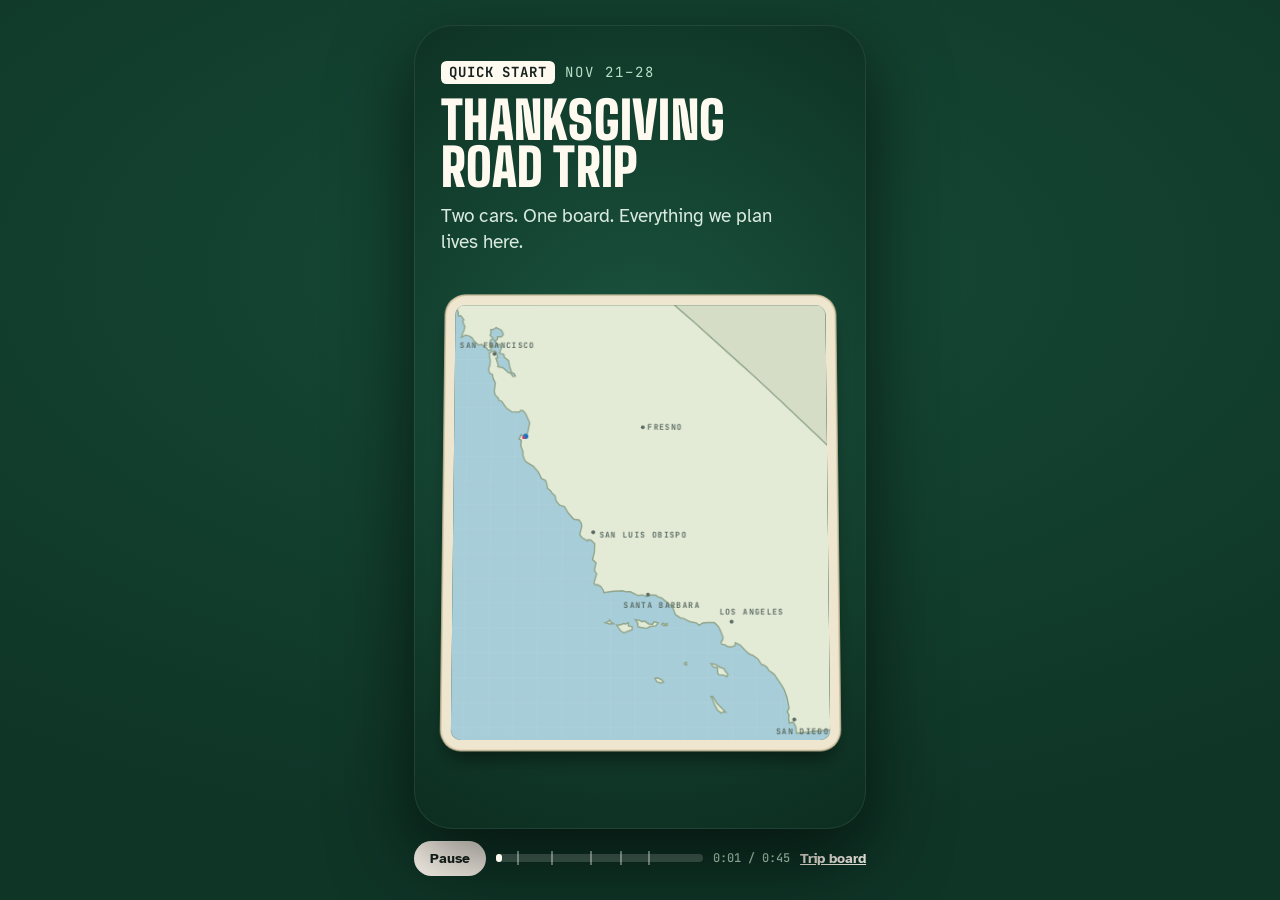
<file: quickstart.html>
<!doctype html>
<html lang="en">
<head>
<meta charset="utf-8">
<meta name="viewport" content="width=device-width,initial-scale=1,viewport-fit=cover">
<meta name="robots" content="noindex,nofollow">
<title>Road Trip Board</title>
<meta name="claude:viewport-fit-sides" content="cover">
<link rel="preconnect" href="https://fonts.googleapis.com">
<link rel="stylesheet" href="https://fonts.googleapis.com/css2?family=Big+Shoulders+Display:wght@700;800;900&family=Atkinson+Hyperlegible:wght@400;700&family=JetBrains+Mono:wght@500;700&display=swap">
<style>
/* Layout: one vertical 9:16 "phone video" stage on a felt table; the board tilts like a game board, pieces stand up on it. Single deliberate look. */
:root{
  --table:#0f3527; --table2:#164a37; --board-edge:#efe6cf; --land:#e3ead6; --land2:#d5ddc6; --sea:#a7cdd8; --ink:#17221d; --muted:#5b6b62;
  --fam:#d6336c; --fri:#1971c2; --ok:#2f9e44; --hotel:#c92a2a; --house:#2b8a3e; --cream:#fffaf0;
  --f-display:"Big Shoulders Display", Impact, "Arial Narrow", sans-serif;
  --f-body:"Atkinson Hyperlegible", system-ui, sans-serif;
  --f-mono:"JetBrains Mono", ui-monospace, monospace;
  color-scheme:dark;
}
html,body{height:100%}
body{margin:0;background:radial-gradient(120% 90% at 50% 30%, var(--table2), var(--table) 70%);color:var(--cream);font-family:var(--f-body);
  display:flex;flex-direction:column;align-items:center;justify-content:center;gap:12px;padding-block:12px;
  padding-left:max(16px, env(safe-area-inset-left,0px));padding-right:max(16px, env(safe-area-inset-right,0px));box-sizing:border-box;overflow:hidden}
.stage{position:relative;aspect-ratio:9/16;height:min(calc(100dvh - 96px), calc((100vw - 32px) * 16 / 9));max-width:100%;container-type:size;
  border-radius:3cqw;overflow:hidden;background:radial-gradient(130% 80% at 50% 45%, #1b5640, #0d2f22 75%);box-shadow:0 30px 80px #0009, inset 0 0 0 1px #ffffff14}
.cap{position:absolute;inset:4.5cqh 6cqw auto;z-index:5;text-align:left}
.cap .k{font-family:var(--f-mono);font-size:3.1cqw;letter-spacing:.14em;text-transform:uppercase;color:#b8e0c8;display:flex;gap:2.4cqw;align-items:center}
.cap .k b{background:var(--cream);color:var(--ink);padding:.5cqw 1.8cqw;border-radius:1.2cqw;letter-spacing:.06em}
.cap h2{margin:1.6cqh 0 0;font-family:var(--f-display);font-weight:900;font-size:11.5cqw;line-height:.92;text-transform:uppercase;letter-spacing:.005em;text-wrap:balance}
.cap p{margin:1.4cqh 0 0;font-size:4.1cqw;line-height:1.35;color:#d9eadf;max-width:80cqw}
.cap h2 .p{color:#ff8fb6}.cap h2 .b{color:#74c0fc}
.wrap{position:absolute;left:5cqw;right:5cqw;top:31cqh;height:58cqh;perspective:160cqw;perspective-origin:50% 0%}
.board{position:absolute;inset:0;transform-style:preserve-3d;transform-origin:50% 100%;border-radius:2.4cqw;
  box-shadow:0 0 0 2.2cqw var(--board-edge), 0 0 0 2.6cqw #d4c7a6, 0 3cqw 5cqw 1cqw #0008}
.board svg{position:absolute;inset:0;width:100%;height:100%;border-radius:2.4cqw;display:block}
.ov{position:absolute;inset:0;z-index:4;pointer-events:none}
.mk{position:absolute;width:10px;height:10px;margin:-5px 0 0 -5px}
.pc{position:absolute;left:0;top:0;pointer-events:none;will-change:transform,opacity}
.up{transform-origin:50% 100%;display:flex;flex-direction:column;align-items:center}
.lbl{transition:opacity .3s;font-family:var(--f-body);font-weight:700;font-size:3.5cqw;background:var(--cream);color:var(--ink);padding:.5cqw 1.6cqw;border-radius:1cqw;white-space:nowrap;
  box-shadow:0 .6cqw 1.4cqw #0005;display:flex;gap:1.4cqw;align-items:center;margin-bottom:.8cqw}
.pill{font-family:var(--f-mono);font-size:2.8cqw;font-weight:700;text-transform:uppercase;letter-spacing:.06em;padding:.2cqw 1.2cqw;border-radius:5cqw;border:.3cqw solid currentColor}
.car{width:11cqw;height:6.8cqw;border-radius:1.6cqw;display:grid;place-items:center;box-shadow:0 .8cqw 0 #0004, 0 1.6cqw 2cqw #0006}
.car svg{width:7.4cqw;height:5cqw}
.shadow{position:absolute;left:50%;bottom:-1cqw;width:9cqw;height:2.4cqw;transform:translateX(-50%);background:radial-gradient(closest-side,#0006,transparent);z-index:-1}
.day{position:absolute;left:6cqw;bottom:2.6cqh;z-index:6;font-family:var(--f-mono);font-weight:700;font-size:3.4cqw;background:var(--cream);color:var(--ink);
  padding:1cqw 2.4cqw;border-radius:1.4cqw;box-shadow:0 1cqw 2cqw #0006}
.photo{position:absolute;z-index:7;width:34cqw;background:#fff;padding:1.8cqw 1.8cqw 6cqw;border-radius:.8cqw;box-shadow:0 2cqw 4cqw #0008;transform-origin:50% 50%}
.photo .img{aspect-ratio:1;border-radius:.3cqw;background:linear-gradient(180deg,#f7b267 0%,#f4845f 34%,#9b5de5 58%,#277da1 60%,#1d5c78 100%);position:relative;overflow:hidden}
.photo .img svg{position:absolute;inset:auto 0 0 0;width:100%}
.photo .c{position:absolute;left:0;right:0;bottom:1.3cqw;text-align:center;font-family:var(--f-body);font-weight:700;font-size:3cqw;color:#333}
.end{position:absolute;inset:0;z-index:9;background:linear-gradient(180deg,#0d2f22f2,#0b2a1ef7);display:flex;flex-direction:column;justify-content:center;gap:3.2cqh;padding:0 8cqw}
.end h2{margin:0;font-family:var(--f-display);font-weight:900;font-size:13cqw;line-height:.9;text-transform:uppercase;text-wrap:balance}
.end ol{list-style:none;margin:0;padding:0;display:grid;gap:2.2cqh;counter-reset:s}
.end li{display:grid;grid-template-columns:11cqw 1fr;gap:3.5cqw;align-items:center;font-size:4.6cqw;line-height:1.3;counter-increment:s}
.end li::before{content:counter(s);width:11cqw;height:11cqw;border-radius:50%;display:grid;place-items:center;font-family:var(--f-display);font-weight:900;font-size:7cqw;background:var(--cream);color:var(--ink);box-shadow:0 .8cqw 0 #0005}
.end li b{display:block;font-size:5.2cqw}
.end .go{justify-self:start;align-self:flex-start;font:700 4.4cqw var(--f-body);background:var(--cream);color:var(--ink);text-decoration:none;padding:2.4cqw 5cqw;border-radius:99px;box-shadow:0 .8cqw 0 #0005}
.end .foot{font-family:var(--f-mono);font-size:3cqw;color:#b8e0c8;letter-spacing:.08em;text-transform:uppercase}
.bar{display:flex;align-items:center;gap:10px;width:min(100%, calc((100dvh - 96px) * 9 / 16));min-width:0}
.bar button{font:700 14px var(--f-body);background:var(--cream);color:var(--ink);border:0;border-radius:999px;padding:9px 16px;cursor:pointer;flex:none}
.bar button:focus-visible{outline:3px solid #74c0fc;outline-offset:2px}
.track{position:relative;flex:1;height:8px;border-radius:8px;background:#ffffff26;cursor:pointer;min-width:0}
.track i{position:absolute;inset:0 auto 0 0;border-radius:8px;background:var(--cream)}
.track s{position:absolute;top:-3px;width:2px;height:14px;background:#ffffff59}
.time{font:500 12px var(--f-mono);color:#b8e0c8;font-variant-numeric:tabular-nums;flex:none}
</style>
</head>
<body>


<div class="stage" id="stage" aria-label="Animated tour of the road trip board">
  <div class="cap" id="cap" aria-live="polite"></div>
  <div class="day" id="day">SAT 21</div>
  <div class="wrap"><div class="board" id="board">
    <svg id="map" viewBox="130 430 640 711" preserveAspectRatio="xMidYMid slice" aria-hidden="true">
      <defs>
        <pattern id="grid" width="40" height="40" patternUnits="userSpaceOnUse"><path d="M40 0H0V40" fill="none" stroke="#ffffff" stroke-opacity=".18" stroke-width="1"/></pattern>
      </defs>
      <rect x="-200" y="0" width="1400" height="1400" fill="#a7cdd8"/>
      <rect x="-200" y="0" width="1400" height="1400" fill="url(#grid)"/>
      <path d="M99.1,-491.3L106.2,-492.4L110.6,-487.8L110.3,-482.2L116.1,-477.9L124.5,-477.8L135.4,-483L140.1,-482.6L160.1,-470.5L162.5,-464.3L168.5,-456.1L168.9,-450.3L171.3,-445.1L170.2,-438.3L173.6,-429.3L172.3,-425.2L173.3,-420.1L184.5,-414.6L200,-411.1L203.8,-409.1L209.5,-410.6L213.9,-407.3L220,-406.8L227.8,-410.8L235.6,-411.5L253.9,-419.9L257.9,-424.5L263,-426.1L270.1,-424.6L280,-425.8L289.4,-428.4L295.9,-425.4L301.6,-424.5L307.7,-425.9L319.2,-421.8L322.3,-414.2L327,-414.6L333.5,-419.7L345,-420.1L349.4,-418.5L353.1,-421.9L369,-427.1L374.1,-430.7L381.2,-429.7L388.3,-424.6L395.8,-425.2L407.3,-427.8L414,-428.3L417.8,-432.6L427.2,-435.3L437.1,-440L452.6,-442.7L465.2,-443.7L469.6,-449.5L474.3,-451.9L482.4,-449.6L504.1,-453.6L509.9,-452.2L516.3,-452.8L525.8,-457L529.5,-460.7L584.7,-460.8L669.4,-460.5L724.9,-460.2L730.3,-449.3L734,-446.6L739.5,-439L745.5,-439.5L748.9,-434.7L755.4,-434.5L760.8,-429.6L760.8,-424.3L765.2,-419.3L767.6,-413.8L759.4,-402.8L759.1,-397.3L755.7,-394.9L747.6,-379.7L747.9,-376.1L744.9,-370.9L742.5,-359.1L738.1,-355.1L736.1,-349.7L731.3,-345.2L730.3,-340L732.7,-334.1L729.6,-327.2L723.5,-319.5L723.5,-317.4L712.7,-312.4L708,-303L705.3,-293.2L701.9,-286.5L695.8,-281.6L696.8,-274.9L694.1,-271.2L699.2,-264.2L696.4,-258.5L700.8,-255L707.3,-257.5L712.7,-251.5L719.5,-252.8L720.1,-247.4L726.2,-245.7L726.6,-242.5L723.2,-236.2L719.1,-234.5L719.5,-230.2L723.2,-227L722.9,-222.6L718.8,-214.4L718.8,-208.9L715.1,-207.8L714.4,-201.8L714.4,11.8L658.2,12L565.7,12.5L556.9,12.8L508.5,12.6L434,12.4L402.9,12.6L336.2,12.6L297.6,12.2L245.4,11.4L230.2,10.9L198,10.8L185.5,11.3L146.5,11.5L137.1,10.7L118.1,11.9L92,11.8L89,12.4L36.5,12L29.4,6.4L24.3,0.8L21.9,-6.2L22.6,-9.5L17.9,-17.7L18.5,-21L16.2,-27.4L15.5,-40.2L19.9,-55.1L17.5,-65.9L11.8,-74.8L8,-75L4.3,-87.5L9.4,-96.6L13.5,-106.3L15.5,-114.8L15.5,-120L18.5,-128.1L20.6,-138.2L18.5,-142.5L24.3,-147.8L27,-152.2L32.4,-165.6L37.5,-185.2L42.6,-213.9L45,-236.7L46.3,-255.8L49,-276.6L48.7,-283.6L51.1,-302.3L51.1,-311.6L49.4,-315.6L52.1,-324.8L56.1,-347.8L58.8,-359.7L60.2,-375.7L59.2,-382.3L60.2,-393.4L58.8,-400.4L60.5,-402.8L62.2,-420.7L61.9,-428.4L58.2,-432.6L60.2,-441.4L59.5,-449.8L57.1,-454.4L62.6,-458.1L62.9,-469.1L56.5,-488.7L65.6,-480.7L70.4,-479.3L69.3,-483.1L77.1,-484.1L79.5,-485.9L83.2,-483L87.3,-486.2L92.4,-486.2L99.1,-491.3Z" fill="#d5ddc6" stroke="#b7c2a8" stroke-width="1.5"/>
      <path d="M434,12.5L508.5,12.6L556.9,12.8L565.7,12.5L658.2,12L714.4,11.8L776.7,12.3L875.9,12.3L902.7,12.3L924,11.6L943.6,12.5L955.8,12.3L996.1,12.6L996.1,129.9L995.8,156.9L995.8,220.6L995.4,235.7L995.4,404.3L995.1,436.6L995.4,466.8L995.1,484.4L995.4,512L995.1,602.4L995.1,646.7L995.8,674.3L995.4,697.7L993.7,699.2L985.6,717.8L977.5,718.9L970.4,713.7L971.1,710.9L965,703.7L960.6,703.4L952.4,705.3L951.8,702.7L946,702.6L941.9,705.2L940.2,703.8L937.2,706.7L928.7,709.9L931.1,718L929.8,722.3L933.8,732.2L937.2,735.3L934.2,737.8L932.8,743.4L934.5,749.4L933.5,754.6L935.8,757.7L934.8,761.7L937.9,765.6L937.9,776L935.8,779.7L937.2,785.6L940.9,790.3L943,796.9L946,815L946,822.3L938.9,826.7L942.3,828.9L940.2,838.5L890.5,788.6L866.8,764.9L787.5,687.8L681.5,587.5L638.5,547.5L617.6,528.6L575.2,490.4L541.7,460.1L520.4,441.6L481.8,407.5L442.8,374.1L434,366.2L433.3,339.6L433.7,327.2L433.7,280.8L434.4,239.6L434.4,162.9L434,159.4L434,12.5Z" fill="#d5ddc6" stroke="#b7c2a8" stroke-width="1.5"/>
      <path d="M932.1,1108.1L933.8,1105L941.9,1106.3L950.4,1103.7L949.7,1099.6L955.8,1093.2L956.2,1085.2L951.1,1071.4L945.7,1070.6L943.3,1071.9L938.9,1069.4L933.1,1064.2L935.5,1057.4L936.2,1043L931.1,1038.8L934.2,1032.2L931.4,1027.1L937.9,1026.2L947.4,1012.2L950.4,1009.7L949.1,1005L950.4,993.9L953.1,992.7L952.4,985.2L950.1,978.7L950.4,973.5L952.4,972.9L951.8,967.3L949.4,965.3L958.9,953.5L958.9,946.5L961.6,943.7L969.4,940.7L972.8,936.7L978.5,934.5L987.3,926L987,921L983.3,915.5L978.5,913.6L968,903.5L963.6,902.8L964.3,896.9L955.5,872.6L947.7,866.2L945.3,859.2L939.9,853.4L940.2,838.5L942.3,828.9L938.9,826.7L946,822.3L946,815L943,796.9L940.9,790.3L937.2,785.6L935.8,779.7L937.9,776L937.9,765.6L934.8,761.7L935.8,757.7L933.5,754.6L934.5,749.4L932.8,743.4L934.2,737.8L937.2,735.3L933.8,732.2L929.8,722.3L931.1,718L928.7,709.9L937.2,706.7L940.2,703.8L941.9,705.2L946,702.6L951.8,702.7L952.4,705.3L960.6,703.4L965,703.7L971.1,710.9L970.4,713.7L977.5,718.9L985.6,717.8L993.7,699.2L995.4,697.7L995.8,674.3L995.1,646.7L995.1,602.4L1062.8,602.4L1138,602.4L1244,602.3L1276.8,602.2L1331,602L1333,602.7L1412.6,602.7L1467.5,602.6L1467.5,774.2L1467.1,798.2L1467.5,801.3L1467.5,895.1L1467.1,956.8L1467.5,971.6L1467.1,983L1467.1,1271.9L1445.5,1271.7L1377.4,1271.8L1334.1,1271.9L1275.8,1271.9L1154.3,1223.6L1082.5,1196.3L1047.9,1182.5L923.3,1134.7L925,1128L923.3,1126.3L923.7,1120.2L926.4,1118.6L932.1,1108.1Z" fill="#d5ddc6" stroke="#b7c2a8" stroke-width="1.5"/>
      <path d="M565.7,1018.4L571.2,1018.9L580.6,1024.3L587.8,1026.6L588.1,1029.1L593.5,1035.3L591.8,1039.7L587.4,1037.1L578.6,1036.4L576.6,1032.9L576.6,1025.3L569.8,1023.7L565.7,1018.4ZM565.4,1071.3L568.5,1070.9L575.9,1082.8L589.4,1096L586.1,1095.6L582.3,1097.8L576.6,1093.3L572.2,1086L567.4,1074L565.4,1071.3ZM522.7,1016.9L525.4,1016.2L525.8,1020.4L522.1,1019.7L522.7,1016.9ZM487.5,953.4L490.2,955.1L494,953.7L494,956.7L488.2,957.2L485.2,955L487.5,953.4ZM473.6,1042L478.4,1041.3L485.2,1044.8L487.9,1048L483.5,1049.5L476.7,1047.4L473.6,1042ZM441.5,947.7L447.6,948.4L452,950.7L457,950.1L463.5,954.5L469.9,954.9L472.3,951L479.1,953L475.3,957.4L465.9,958.5L460.1,961.6L445.9,959.2L445.5,953L441.5,947.7ZM410.7,956.6L418.1,955.8L421.2,953.7L425.6,954.5L430,952.6L430,957.5L436.1,958.8L436.4,963.6L422.5,969.1L417.1,965.4L410.7,956.6ZM391.7,952.4L397.1,950.7L399.1,947.8L401.2,951.4L405.6,954L398.5,954.6L391.7,952.4ZM36.5,12L89,12.4L92,11.8L118.1,11.9L137.1,10.7L146.5,11.5L185.5,11.3L198,10.8L230.2,10.9L245.4,11.4L297.6,12.2L336.2,12.6L402.9,12.6L434,12.4L434,159.4L434.4,162.9L434.4,239.6L434,279.5L433.7,327.2L433.3,339.6L434,366.2L442.8,374.1L481.8,407.5L520.4,441.6L541.7,460.1L575.2,490.4L617.6,528.6L638.5,547.5L681.5,587.5L787.5,687.8L866.8,764.9L890.5,788.6L940.2,838.5L939.9,853.4L945.3,859.2L947.7,866.2L955.5,872.6L964.3,896.9L963.6,902.8L968,903.5L978.5,913.6L983.3,915.5L987,921L987.3,926L978.8,932.6L972.8,936.7L969.4,940.7L961.6,943.7L958.9,946.5L958.9,953.5L949.4,965.3L951.8,967.3L952.4,972.9L950.4,973.5L950.1,978.7L952.4,985.2L953.1,992.7L950.4,993.9L949.1,1005L950.4,1009.7L947.4,1012.2L937.9,1026.2L931.4,1027.1L934.2,1032.2L931.1,1038.8L936.2,1043L935.5,1057.4L933.1,1064.2L937.9,1071.1L943.3,1071.9L945.7,1070.6L951.1,1071.4L956.2,1085.2L955.8,1093.2L949.7,1099.6L950.4,1103.7L941.9,1106.3L933.8,1105L932.1,1108.1L791.3,1120.9L705.3,1130L704.2,1120L701.2,1113.7L698.5,1111.7L693.7,1114L692.7,1107.3L693.1,1100.1L690.4,1096L693.4,1089.8L690.4,1073.4L686,1060.6L682.9,1055.1L669.4,1035.5L660.9,1029.3L657.5,1024.1L652.4,1020.4L649.4,1020.6L642.9,1010.9L634.1,1004.9L629.4,1003.4L622.6,997.6L614.2,988.7L606,984.8L605.4,989.5L598.2,991.9L592.2,990.4L588.8,987.9L583.7,987.3L582.3,983.4L585.4,980L585.7,975.6L581,963.8L577.3,957.4L571.5,952.3L559.6,952.2L552.2,953L546.8,956.6L542,952.8L532.6,951.2L520,945.2L516,945L507.8,939.6L502.1,925.3L498.7,924.3L492.9,918.9L484.8,912.6L477.7,910.1L475.7,908L464.8,907.6L459.4,910.1L453.3,907.5L445.9,908.5L433.3,902.5L425.6,902.5L420.5,900.9L405.6,901.6L389.3,903.9L389,900.7L384.6,894L379.2,891L375.1,891.4L373.1,888.1L377.5,873.6L373.7,867.5L376.5,855.5L370.7,850L373.7,838.3L374.1,824.1L368,818.4L363.3,817.7L362.2,819.9L353.1,814.3L349.4,809.4L352.8,796.1L352.1,791L348.4,785.7L339.2,784.2L330.1,773.9L324,763.6L315.8,761.1L310.1,754.4L308.4,746.2L303,741.4L300.6,737.7L295.9,734.1L293.8,724.1L292.1,720.5L285.4,717.6L280.3,707L271.8,697.5L260.7,691L256.9,686.4L254.2,678.3L254.6,674L250.8,663.8L251.5,654.4L247.8,652.8L251.2,645.3L257.3,649.2L260.3,646.1L262.7,639.9L265.4,625.6L258.3,610.5L254.2,606.1L250.8,605L247.8,607.9L235.3,607.7L225.8,600.8L218.3,590.4L213.6,588.6L212.9,585.4L207.2,579.4L205.8,573.1L207.5,560L203.4,550.9L202.7,545.7L198.7,544.2L196.7,540.9L196.3,534.4L198,531.7L198.7,523.8L196.7,510.2L201.4,507.4L206.8,506.6L208.8,509L211.2,518L208.2,518.9L211.9,529.7L211.2,532.5L220.4,534.8L229.5,542.9L232.2,542.4L236.9,548.8L241,548.5L239,544.4L234.9,542.5L231.5,533.7L229.2,522.6L222.1,517.1L221.4,512.5L213.9,509.8L217,502.3L214.6,495.4L209.5,495.5L204.8,488.6L207.5,489.5L210.5,486.9L210.5,482.8L217,483L220.4,479.1L217,471.9L208.2,467.4L203.8,470.5L199,471.1L199.7,475.8L198,480.5L203.1,485.7L199,488.2L197.7,492.7L204.1,498.4L201.7,499.8L198,496.8L200.4,504.1L195.3,505.7L192.3,501.8L183.4,495.6L179,496.8L171.3,490.1L167.9,484.7L162.1,481.3L156.7,480.5L149.9,483.9L154.7,471L155.7,466.1L151.6,456.8L154,454.7L148.6,447.6L144.8,448.6L144.5,441.8L138.8,431.1L132,425.9L127.2,424L119.8,417.5L107.3,399.6L102.5,396.7L99.8,392.5L89.3,383.4L81.2,371.6L85.9,363.7L85.6,359.4L80.8,346.7L75.4,334.2L73.1,323.5L74.1,313.5L78.5,300.1L76.8,294.8L76.8,288.2L72,278.9L70.7,267.9L65.3,264.3L63.2,258.7L51.4,245.2L49,244.6L49,240.2L46.3,235.8L38.9,232.6L22.3,217.3L23.6,210.9L22.3,203.8L17.9,196.3L20.9,186.3L25.7,175.3L39.9,148.4L43.6,138.7L46,126.7L41.9,122.9L41.6,113.1L46.6,102.8L50.7,78.1L49,65.3L43.9,52.3L41.2,42.5L38.2,42.9L32.4,37.5L35.8,30L37.5,18.8L36.5,12Z" fill="#e3ead6" stroke="#8fa48a" stroke-width="2.2"/>
      <g font-family="JetBrains Mono, monospace" font-size="13" font-weight="700" fill="#5b6b62" letter-spacing="1.5" id="cities"></g>
      <g id="routes" fill="none" stroke-linecap="round" stroke-linejoin="round"></g>
    </svg>
    <div id="marks"></div>
  </div></div>
  <div class="ov" id="pieces"></div>
  <div class="photo" id="photo" hidden><div class="img"><svg viewBox="0 0 100 46" preserveAspectRatio="none"><path d="M0 46V20l14-6 10 7 12-12 14 9 8-4v32z" fill="#3a2e2a"/><path d="M58 30h42v2H58zM64 32h2v14h-2zm10 0h2v14h-2zm10 0h2v14h-2zm10 0h2v14h-2z" fill="#e9e3d6"/><path d="M58 30q21-14 42 0" fill="none" stroke="#e9e3d6" stroke-width="2"/></svg></div><div class="c">Big Sur · Sat 28</div></div>
  <div class="end" id="end" hidden>
    <h2>That's the whole game.</h2>
    <ol>
      <li><span><b>Open the link</b>Works on any phone or computer.</span></li>
      <li><span><b>Type your name and the trip passcode</b>Once per phone. Olaf will text you the passcode.</span></li>
      <li><span><b>Add a place or a photo</b>A quick tour shows you around the first time.</span></li>
    </ol>
    <a class="go" href="./">Open the trip board</a>
    <div class="foot">Thanksgiving road trip · Nov 21–28</div>
  </div>
</div>
<div class="bar">
  <button id="play" type="button">Pause</button>
  <div class="track" id="track" role="slider" aria-label="Video position" tabindex="0" aria-valuemin="0" aria-valuemax="45" aria-valuenow="0"><i id="fill"></i></div>
  <span class="time" id="time">0:00</span>
  <a href="./" style="font:700 14px var(--f-body);color:var(--cream);flex:none">Trip board</a>
</div>

<script>
const G = {"routes":{"upFam":"660.6,1000.2 660,999 656.9,996.7 654.2,995.3 652.8,993.7 649.6,991.5 647.7,992.4 646,994.9 643.9,992.2 642.1,990 640.3,988.5 637.9,987.3 635.8,985.3 635.1,984.1 633.9,982.5 631.9,980 629.9,977.7 628.4,976.3 625.7,974.6 624.1,973.5 622,972.1 620.2,970.7 618.4,969.5 616.5,968.1 615.2,966.7 613.9,964.4 612.9,962.6 611.4,961.1 609.5,958 608.3,956.5 606.8,955.1 604.6,954.4 602.7,953.5 602.5,951 602.2,948.9 601.5,946.4 599.4,945.2 597.8,943.8 596.9,942.2 596.4,939.7 595.6,938.7 593.8,936.5 592.8,935.1 591.6,934 590.5,932.8 589.2,931.2 587.9,930.6 586.3,930.1 584.2,929.4 581.8,926.8 580.4,924.8 578.9,922.9 576.8,920.3 575.3,918.5 574.3,917 572.7,916.3 571.2,915.3 570.2,913.7 569.2,911.9 568.7,909.6 568,907.7 567.2,905.9 565.2,904.3 564.6,902.9 564.5,901.5 564.7,900.1 563.5,897.6 562.4,895.8 561.2,893.9 560.3,892.7 559.4,891.6 558.2,890.3 556.4,888.4 555.6,887.4 555.5,884.8 554.8,883.2 554,882.2 551.9,881 551.5,879.3 550.8,878.3 549.7,877.2 548.7,875.8 547.9,874.3 547.3,872.6 547.3,870.6 547.6,868.4 547.5,866.9 546.8,865.6 544.7,864 543.7,863.1 540.8,862.7 539.4,861.4 541.1,858.2 539.7,855.1 538.5,853.5 537.7,852.5 536.7,851.7 535.7,850.7 535.5,849.1 535.6,847.4 534.9,845.8 533.9,842 532.9,837.9 532.6,836.6 530.8,834.7 529.3,832.8 524.5,827.1 514,815.2 504.6,804.1 494.2,794.6 485.3,786.5 478.3,780.1 470.6,771.3 466.5,765.6 451.5,740.4 446.9,733.9 437.5,722.5 432.2,717.2 424.4,711.5 415.5,699.5 408.5,685.6 405.3,681.1 395.1,666.8 389.3,659.2 379.1,649.4 376.2,646.6 369.4,635.4 358.5,615.6 354.4,610.4 348.7,604 342.5,595.7 337.8,589.3 332.6,579.3 330.8,571 328.9,562.7 327.4,556.9 325.5,553.4 322.9,548 320,544.4 315,539.2 304.5,529.1 289.3,517.5 286.8,514.9 284.8,514.9 282.4,515.3 279.7,516.3 278,517.1 276,517.3 273.4,517.7 270.2,519.3 268.2,519.4 265.6,519.8 255.8,519.5 251.4,519.9 248.4,520 246.5,519.8 245,519.3 243.1,519.6 241.5,519.8 240.5,520.5 238.9,520.7 236.6,520.8 234.7,521.1 233,520.8 234,522.4 234.9,523.3 236.1,525.6 235.8,527.3 234.7,527.9 230.6,529.6 222.4,532.6 219.6,535.8 218.4,536.7 217.2,537 218.4,538.6 220.8,541.4 220.3,542.9 218.9,543.6","mid":"218.7,544.1 218.6,545.4 218.3,546.8 217.9,548.2 219.6,549.8 221.5,550.2 222.8,551.5 224.2,552.8 225.5,553.5 227,554.2 228.7,556 230.8,557.1 231.9,558.8 233.8,559.6 235.5,561.2 237.7,562.9 239.2,563 240.4,563.6 241,565.5 242.4,567.1 243.4,568.6 244.5,569.7 245.8,570.4 247.5,571.3 248.8,572 248.5,573.9 247.7,575.5 246.4,577.2 246,578.8 246.1,580.4 245.6,581.6 246.4,582.8 246.7,584.2 246.7,585.7 247.2,586.9 247.6,588.1 247.4,589.6 247.6,590.9 247.3,592.2 246.7,593.4 245.1,594.8 244.5,596.1 243.6,598 242.7,599.6 243.1,601 243.3,602.6 244,603.8 245.9,603.9 248,604.4 249.8,604.4 251.6,604.3 253,604.6 254.3,605.4 255.8,605.4 257.3,606 259.1,608.1 260.6,609.5 263.3,610.6 264.8,611.7 266.5,614.8 266.8,616.6 267,617.8 266.9,619 266.9,622.3 265.6,623.6 265.7,625.6 265.7,627 266.7,628.9 267.4,630.8 266.2,633.5 265.2,634.7 264.6,636.2 263.4,638.8 263.4,640.3 262.7,641.9 262.7,643.8 261.5,645.1 260.6,646.2 259.7,647.3 258.6,648.5 258.1,650 256.7,650.5 255.4,650.3","downFam":"255.1,650.7 254.3,652 253.6,654 253.7,655.4 253.6,657.2 252.2,658.8 251.3,659.6 251.1,661.2 251.1,662.5 251.2,663.8 251.6,665 252.4,666.9 253,669.4 253.4,671.4 253.8,672.9 254.7,675.5 254.6,676.8 254.7,678.2 255.1,679.5 255.5,680.8 255.3,682.1 256.6,684.8 259.1,686.4 261,687.2 262.3,688.1 263.9,689.2 265.1,689.9 265.8,691.3 267.1,692.7 267.7,693.9 268.8,694.9 269.8,695.8 270.8,696.5 271.9,697.1 273,698.4 273.7,699.7 275,700.5 276.2,701.6 277.5,703.2 278.5,704.5 280.1,706.3 280.5,707.5 281.3,709.7 282.4,711.6 283.8,712.8 284.2,714.5 284.9,716.2 285.6,717.5 287.5,718 289,718.4 290.8,719.6 292.3,720.5 293.1,722.3 293.9,724 294.2,726.1 295.3,728.2 295.6,729.4 296.1,731.8 296.1,733.7 297.5,735.1 298.8,736.5 300.7,737.6 301.4,738.7 302.2,739.9 303.3,741.1 304.3,742.1 305.6,743.2 306.7,743.8 307.4,744.9 308.2,746 309.1,747.8 309.3,749 310.2,750.3 309.9,752.8 311,754.8 311.8,756.1 312.5,757.1 312.9,759 314.5,760 316.7,761.5 317.9,761.6 319.4,761.6 322.6,762.8 323.9,763.5 325.2,765.4 327.6,768 329,770.6 329.9,771.6 330.9,772.9 332.1,773.1 333.1,773.8 334.6,775.3 335.6,776.9 336.9,778.3 339.2,780.3 340.4,782.2 341.8,783.3 343.8,784.9 346.7,785.6 348.2,785.2 349.4,785.8 350.2,786.8 350.8,788.1 351.7,790.5 352.6,791.6 353.6,794.6 354.9,795.4 357.8,796 360.7,797.1 362.3,798.8 363.6,799.3 364.9,799.7 366.6,800.9 368.9,801.6 369.9,802.7 370.7,803.7 370.6,806.2 370.4,808.1 369.5,810 368.8,811.4 368.2,813.3 368.2,814.8 367.8,816.9 368.3,818.2 369,819.2 371.5,820.5 373,821.3 374,822.3 376.2,823.2 377.9,824 380.4,825.4 382.1,826.5 382.8,827.9 384.3,829.3 388.2,834.3 390.4,836.8 392.5,838.3 393.1,840.6 394.4,843.3 394.6,851.3 398.2,856.9 401.1,860.4 401.8,862.4 403.7,864.1 405.9,867.2 408.9,869.5 410.9,870 414,871.4 415.9,872.3 417.8,873.4 418.9,875 419.5,876.4 420.8,876.3 421.7,877.1 424.1,878.7 426.7,882.5 430.8,887.1 432.4,887.3 434.4,887.7 436.8,888.9 438.1,889.1 439.3,889.8 441.5,890.5 442.4,891.7 443.8,892.2 446.6,892.9 447.8,893.9 449,894.3 449.9,895.1 451.3,897.1 452.6,897.5 453.5,899.2 455.4,899.9 455.5,901.7 456.4,903.6 457.8,905.6 459.2,906.3 461.3,907.4 462.3,908.1 463.3,907.4 466.2,906.9 467.6,907.2 469.4,907.1 471.6,907.1 473.8,907.7 475.8,908 477.4,908.9 479.9,909.7 482.5,911.4 484.8,912.6 486.5,914.6 488.6,916 490.3,917.3 491.4,918.7 492.8,918.8 494,919.3 495.6,921 496.5,922.3 498.7,923.6 500.8,924.1 502.3,924.8 503.1,925.7 504.5,926.2 506.1,925.6 508.7,927.2 511.3,928.6 512.2,929.7 514,930.4 518.5,930.6 523.5,931.1 526.9,931.3 528.8,932.1 529.9,932.6 531.5,933.1 532.7,933.5 535.2,935 538,935 539.7,935.8 542.3,936.2 545.3,938.6 547.5,939.5 549.8,939.4 552.4,939.9 553.8,940.4 555.1,940.4 556.5,939.6 558.1,939 561,938.8 563.6,937.5 565,936.8 567.8,936.9 569.8,936.3 572.6,936.6 575.1,936.6 577.8,937.3 578.4,939 578.2,940.6 577.2,942.8 577.5,945.1 577.9,947 579.7,949.8 580.4,951.1 581.4,952.7 583.6,956.1 585.6,959.3 587.8,961.3 587.8,962.7 587.7,966.9 587.7,968.7 588.8,970 590.5,972.2 593.3,973.4 595.3,973.5 597.1,975 598.9,977.2 600.6,977.4 602.9,977.3 604.4,978 605.5,978.8 607.3,979.1 609.2,979.8 611.6,980.1 613.9,982.2 614.4,983.4 618.1,983.5 623,987.8 627.3,992 630.2,993.6 634.5,993.8 637.7,995.2 640.3,996.3 642.6,996.7 644.3,997.7 645.9,996.5 646,995.1 647.6,992.6 648.7,991.1 651.6,992.7 653.1,994.1 653.9,995.2 656.8,996.7 658.5,997.8 659.7,998.4 660.3,999.7","upFri":"659,1024.3 658.2,1023.1 657.1,1022.1 655.8,1021.2 654.5,1020.3 653.4,1019.4 653.7,1018.2 654.5,1017 654.9,1015.6 654.5,1014.4 654,1012.9 653.3,1011.7 653.5,1010.4 653.5,1008.8 653.6,1007.6 653.6,1005.9 653.3,1004.4 652,1003.6 650.9,1003 649.8,1001.8 648.9,1000.6 648,999.2 646.9,997.7 646,996.2 645.5,994.9 644.6,993.6 643.5,991.5 642.2,990.1 640.5,988.7 639,987.7 637.6,987 635.8,985.3 635.1,984.1 633.9,982.5 631.9,980 629.9,977.7 628.4,976.3 625.7,974.6 624.1,973.5 622,972.1 620.2,970.7 618.4,969.5 616.5,968.1 615.2,966.7 613.9,964.4 612.9,962.6 611.4,961.1 609.5,958 608.3,956.5 606.8,955.1 604.6,954.4 602.7,953.5 602.5,951 602.2,948.9 601.5,946.4 599.4,945.2 597.8,943.8 596.9,942.2 596.4,939.7 595.6,938.7 593.8,936.5 592.8,935.1 591.6,934 590.5,932.8 589.2,931.2 587.9,930.6 586.3,930.1 584.2,929.4 581.8,926.8 580.4,924.8 578.9,922.9 576.8,920.3 575.3,918.5 574.3,917 572.7,916.3 571.2,915.3 570.2,913.7 569.2,911.9 568.7,909.6 568,907.7 567.2,905.9 565.2,904.3 564.6,902.9 564.5,901.5 564.7,900.1 563.5,897.6 562.4,895.8 561.2,893.9 560.3,892.7 559.4,891.6 558.2,890.3 556.4,888.4 555.6,887.4 555.5,884.8 554.8,883.2 554,882.2 551.9,881 551.5,879.3 550.8,878.3 549.7,877.2 548.7,875.8 547.9,874.3 547.3,872.6 547.3,870.6 547.6,868.4 547.5,866.9 546.8,865.6 544.7,864 543.7,863.1 540.8,862.7 539.4,861.4 541.1,858.2 539.7,855.1 538.5,853.5 537.7,852.5 536.7,851.7 535.7,850.7 535.5,849.1 535.6,847.4 534.9,845.8 533.9,842 532.9,837.9 532.6,836.6 530.8,834.7 529.3,832.8 524.5,827.1 514,815.2 504.6,804.1 494.2,794.6 485.3,786.5 478.3,780.1 470.6,771.3 466.5,765.6 451.5,740.4 446.9,733.9 437.5,722.5 432.2,717.2 424.4,711.5 415.5,699.5 408.5,685.6 405.3,681.1 395.1,666.8 389.3,659.2 379.1,649.4 376.2,646.6 369.4,635.4 358.5,615.6 354.4,610.4 348.7,604 342.5,595.7 337.8,589.3 332.6,579.3 330.8,571 328.9,562.7 327.4,556.9 325.5,553.4 322.9,548 320,544.4 315,539.2 304.5,529.1 289.3,517.5 286.8,514.9 284.8,514.9 282.4,515.3 279.7,516.3 278,517.1 276,517.3 273.4,517.7 270.2,519.3 268.2,519.4 265.6,519.8 255.8,519.5 251.4,519.9 248.4,520 246.5,519.8 245,519.3 243.1,519.6 241.5,519.8 240.5,520.5 238.9,520.7 236.6,520.8 234.7,521.1 233,520.8 234,522.4 234.9,523.3 236.1,525.6 235.8,527.3 234.7,527.9 230.6,529.6 222.4,532.6 219.6,535.8 218.4,536.7 217.2,537 218.4,538.6 220.8,541.4 220.3,542.9 218.9,543.6","midFri":"218.7,544.1 218.6,545.4 218.3,546.8 217.9,548.2 219.6,549.8 221.5,550.2 222.8,551.5 224.2,552.8 225.5,553.5 227,554.2 228.7,556 230.8,557.1 231.9,558.8 233.8,559.6 235.5,561.2 237.7,562.9 239.2,563 240.4,563.6 241,565.5 242.4,567.1 243.4,568.6 244.5,569.7 245.8,570.4 247.5,571.3 248.8,572 248.5,573.9 247.7,575.5 246.4,577.2 246,578.8 246.1,580.4 245.6,581.6 246.4,582.8 246.7,584.2 246.7,585.7 247.2,586.9 247.6,588.1 247.4,589.6 247.6,590.9 247.3,592.2 246.7,593.4 245.1,594.8 244.5,596.1 243.6,598 242.7,599.6 243.1,601 243.3,602.6 244,603.8 245.9,603.9 248,604.4 249.8,604.4 251.6,604.3 253,604.6 254.3,605.4 255.8,605.4 257.3,606 259.1,608.1 260.6,609.5 263.3,610.6 264.8,611.7 266.5,614.8 266.8,616.6 267,617.8 266.9,619 266.9,622.3 265.6,623.6 265.7,625.6 265.7,627 266.7,628.9 267.4,630.8 266.2,633.5 265.2,634.7 264.6,636.2 263.4,638.8 263.4,640.3 262.7,641.9 262.7,643.8 261.5,645.1 260.6,646.2 259.7,647.3 258.8,648.2","downFri":"258.6,648.4 258.1,650 256.7,650.5 255.4,650.3 254.3,652 253.6,654 253.7,655.4 253.6,657.2 252.2,658.8 251.3,659.6 251.1,661.2 251.1,662.5 251.2,663.8 251.6,665 252.4,666.9 253,669.4 253.4,671.4 253.8,672.9 254.7,675.5 254.6,676.8 254.7,678.2 255.1,679.5 255.5,680.8 255.3,682.1 256.6,684.8 259.1,686.4 261,687.2 262.3,688.1 263.9,689.2 265.1,689.9 265.8,691.3 267.1,692.7 267.7,693.9 268.8,694.9 269.8,695.8 270.8,696.5 271.9,697.1 273,698.4 273.7,699.7 275,700.5 276.2,701.6 277.5,703.2 278.5,704.5 280.1,706.3 280.5,707.5 281.3,709.7 282.4,711.6 283.8,712.8 284.2,714.5 284.9,716.2 285.6,717.5 287.5,718 289,718.4 290.8,719.6 292.3,720.5 293.1,722.3 293.9,724 294.2,726.1 295.3,728.2 295.6,729.4 296.1,731.8 296.1,733.7 297.5,735.1 298.8,736.5 300.7,737.6 301.4,738.7 302.2,739.9 303.3,741.1 304.3,742.1 305.6,743.2 306.7,743.8 307.4,744.9 308.2,746 309.1,747.8 309.3,749 310.2,750.3 309.9,752.8 311,754.8 311.8,756.1 312.5,757.1 312.9,759 314.5,760 316.7,761.5 317.9,761.6 319.4,761.6 322.6,762.8 323.9,763.5 325.2,765.4 327.6,768 329,770.6 329.9,771.6 330.9,772.9 332.1,773.1 333.1,773.8 334.6,775.3 335.6,776.9 336.9,778.3 339.2,780.3 340.4,782.2 341.8,783.3 343.8,784.9 346.7,785.6 348.2,785.2 349.4,785.8 350.2,786.8 350.8,788.1 351.7,790.5 352.6,791.6 353.6,794.6 354.9,795.4 357.8,796 360.7,797.1 362.3,798.8 363.6,799.3 364.9,799.7 366.6,800.9 368.9,801.6 369.9,802.7 370.7,803.7 370.6,806.2 370.4,808.1 369.5,810 368.8,811.4 368.2,813.3 368.2,814.8 367.8,816.9 368.3,818.2 369,819.2 371.5,820.5 373,821.3 374,822.3 376.2,823.2 377.9,824 380.4,825.4 382.1,826.5 382.8,827.9 384.3,829.3 388.2,834.3 390.4,836.8 392.5,838.3 393.1,840.6 394.4,843.3 394.6,851.3 398.2,856.9 401.1,860.4 401.8,862.4 403.7,864.1 405.9,867.2 408.9,869.5 410.9,870 414,871.4 415.9,872.3 417.8,873.4 418.9,875 419.5,876.4 420.8,876.3 421.7,877.1 424.1,878.7 426.7,882.5 430.8,887.1 432.4,887.3 434.4,887.7 436.8,888.9 438.1,889.1 439.3,889.8 441.5,890.5 442.4,891.7 443.8,892.2 446.6,892.9 447.8,893.9 449,894.3 449.9,895.1 451.3,897.1 452.6,897.5 453.5,899.2 455.4,899.9 455.5,901.7 456.4,903.6 457.8,905.6 459.2,906.3 461.3,907.4 462.3,908.1 463.3,907.4 466.2,906.9 467.6,907.2 469.4,907.1 471.6,907.1 473.8,907.7 475.8,908 477.4,908.9 479.9,909.7 482.5,911.4 484.8,912.6 486.5,914.6 488.6,916 490.3,917.3 491.4,918.7 492.8,918.8 494,919.3 495.6,921 496.5,922.3 498.7,923.6 500.8,924.1 502.3,924.8 503.1,925.7 504.5,926.2 506.1,925.6 508.7,927.2 511.3,928.6 512.2,929.7 514,930.4 518.5,930.6 523.5,931.1 526.9,931.3 528.8,932.1 529.9,932.6 531.5,933.1 532.7,933.5 535.2,935 538,935 539.7,935.8 542.3,936.2 545.3,938.6 547.5,939.5 549.8,939.4 552.4,939.9 553.8,940.4 555.1,940.4 556.5,939.6 558.1,939 561,938.8 563.6,937.5 565,936.8 567.8,936.9 569.8,936.3 572.6,936.6 575.1,936.6 577.8,937.3 578.4,939 578.2,940.6 577.2,942.8 577.5,945.1 577.9,947 579.7,949.8 580.4,951.1 581.4,952.7 583.6,956.1 585.6,959.3 587.8,961.3 587.8,962.7 587.7,966.9 587.7,968.7 588.8,970 590.5,972.2 593.3,973.4 595.3,973.5 597.1,975 598.9,977.2 600.6,977.4 602.9,977.3 604.4,978 605.5,978.8 607.3,979.1 609.2,979.8 611.6,980.1 613.9,982.2 614.4,983.4 618.1,983.5 623,987.8 627.3,992 630.2,993.6 634.5,993.8 637.7,995.2 640.3,996.3 642,996.6 643.6,997.3 645,997.9 646.7,998.5 647.9,999.3 648.7,1000.4 649.9,1001.9 651.4,1003.3 653.1,1004.3 653.6,1006.4 653.5,1008.2 653.5,1009.7 653.3,1011.4 653.8,1012.7 654.5,1014.5 654.9,1015.8 654.1,1017.5 653.3,1019 654.2,1020.2 655.3,1020.9 656.7,1021.8 657.7,1022.7 658.7,1023.5"},"stays":{"start":{"name":"El Prado","xy":[660.6,1000.2]},"sc":{"name":"Oslovar House","xy":[218.7,544.1]},"star":{"name":"Stargazer Hotel","xy":[255.1,650.7]},"friM":{"name":"Monterey Beach Hotel","xy":[258.6,648.4]},"friStart":{"name":"San Clemente","xy":[659,1024.3]}},"extra":{"sf":[205.7,511.5],"la":[600,950.9],"sd":[701.9,1108],"sb":[462.3,907.2],"fresno":[453.8,633.2],"bigsur":[263.2,688.7],"slo":[371.7,805.6],"morro":[353.8,795],"aquarium":[254.6,647.6],"filoli":[215.9,546.9],"sacramento":[293.4,415.8]}};
const TOTAL = 45;
const $ = s => document.querySelector(s);
const NS = "http://www.w3.org/2000/svg";
const clamp = (v,a=0,b=1) => Math.min(b, Math.max(a, v));
const seg = (t,a,b) => clamp((t-a)/(b-a));
const ease = x => x<.5 ? 4*x*x*x : 1-Math.pow(-2*x+2,3)/2;
const pop = x => x<=0 ? 0 : x>=1 ? 1 : 1 + 2.2*Math.pow(x-1,3) + 1.2*Math.pow(x-1,2);   // overshoot
const lerp = (a,b,u) => a + (b-a)*u;

/* scenes: caption + camera + day */
const SCENES = [
  {t:0,    k:"Nov 21–28", h:"Thanksgiving<br>Road Trip", p:"Two cars. One board. Everything we plan lives here."},
  {t:4.5,  k:"Saturday", h:"<span class='p'>Pink</span> and <span class='b'>blue</span> head north", p:"Pink is the Roques. Blue is the Hanleys. Press play in the app to watch them drive."},
  {t:12,   k:"Add a place", h:"Drop ideas on the board", p:"Mark each one Idea, Maybe or Confirmed. Everyone sees it right away."},
  {t:20.5, k:"Wednesday", h:"Down to Monterey", p:"Confirmed stops and where we sleep stand up as game pieces."},
  {t:27,   k:"Photos", h:"Snap it. It lands where you took it.", p:"Everyone on the trip can see and download the full photo."},
  {t:33,   k:"Saturday", h:"The long way home", p:"Drive plan adds up the miles for every day, for both cars."}
];
const CAM = [ // [time, x, y, w]  (h = w / 0.9)
  [0,130,430,640],[4.5,130,430,640],[11.5,130,430,640],[13,135,470,330],[20,135,470,330],[21.5,130,430,640],[25.5,148,468,220],[27,148,470,230],[33,148,470,230],[34.5,130,430,640],[45,130,430,640]
];
const DAYS = [[0,"SAT 21"],[12,"MON 23"],[20.5,"WED 25"],[27,"FRI 27"],[33,"SAT 28"]];

/* board: cities and routes */
const cities = [["SAN FRANCISCO","sf",-58,-10],["FRESNO","fresno",8,4],["SAN LUIS OBISPO","slo",10,8],["SANTA BARBARA","sb",-40,22],["LOS ANGELES","la",-20,-12],["SAN DIEGO","sd",-30,24],["SACRAMENTO","sacramento",6,-6]];
for (const [n,k,dx,dy] of cities) { const [x,y] = G.extra[k]; const c = document.createElementNS(NS,"circle"); c.setAttribute("cx",x); c.setAttribute("cy",y); c.setAttribute("r",3.2); c.setAttribute("fill","#5b6b62");
  const tx = document.createElementNS(NS,"text"); tx.setAttribute("x",x+dx); tx.setAttribute("y",y+dy); tx.textContent = n; $("#cities").append(c, tx); }
const R = {};
function addRoute(key, color, w){
  const pts = G.routes[key].split(" ").map(s => s.split(",").map(Number));
  const p = document.createElementNS(NS,"path");
  p.setAttribute("d", "M" + pts.map(q => q.join(",")).join("L"));
  p.setAttribute("stroke", color); p.setAttribute("stroke-width", w);
  $("#routes").append(p);
  const len = p.getTotalLength(); p.style.strokeDasharray = len; p.style.strokeDashoffset = len;
  R[key] = {el:p, len};
}
// casing first, so the two cars' lines read as separate strokes where they share a road
for (const [k,c,w] of [["upFri","#1971c2",9],["midFri","#1971c2",9],["downFri","#1971c2",9],["upFam","#d6336c",5],["mid","#d6336c",5],["downFam","#d6336c",5]]) addRoute(k,c,w);
const at = (key, u) => { const r = R[key]; const pt = r.el.getPointAtLength(r.len * clamp(u)); return [pt.x, pt.y]; };

/* pieces (HTML, stand upright on the tilted board) */
const svgCar = c => `<svg viewBox="0 0 24 16"><path d="M3 10l2-5c.4-1 1.2-1.5 2.2-1.5h9.6c1 0 1.8.5 2.2 1.5l2 5v4h-3v-1.6H6V14H3z" fill="#fff"/><circle cx="7" cy="11" r="1.4" fill="${c}"/><circle cx="17" cy="11" r="1.4" fill="${c}"/><path d="M6.6 8.4l1.2-3h8.4l1.2 3z" fill="${c}" opacity=".55"/></svg>`;
const building = (kind) => {
  const C = {house:["#2b8a3e","#1f6b2f","#c92a2a"], hotel:["#c92a2a","#9c1f1f","#7a1717"], aqua:["#1098ad","#0b7285","#e8590c"]}[kind];
  const tall = kind === "hotel" ? 30 : kind === "aqua" ? 22 : 16;
  const top = 46 - tall;
  return `<svg viewBox="0 0 44 52" style="width:${kind==="hotel"?13:12}cqw;display:block;filter:drop-shadow(0 .8cqw .6cqw #0006)">
    <ellipse cx="22" cy="47" rx="19" ry="4.6" fill="#13603f"/><ellipse cx="22" cy="45.6" rx="19" ry="4.6" fill="#fffaf0"/>
    <path d="M6 ${top+8} L22 ${top+12} L22 46 L6 42Z" fill="${C[0]}"/><path d="M22 ${top+12} L38 ${top+8} L38 42 L22 46Z" fill="${C[1]}"/>
    ${kind==="house" ? `<path d="M6 ${top+8} L14 ${top-2} L30 ${top-6} L38 ${top+8} L22 ${top+12}Z" fill="${C[2]}"/><path d="M14 ${top-2} L22 ${top+12} L6 ${top+8}Z" fill="#a61e1e"/>`
      : `<path d="M6 ${top+8} L22 ${top+4} L38 ${top+8} L22 ${top+12}Z" fill="${C[2]}"/>`}
    ${kind==="hotel" ? `<path d="M10 ${top+14}h3v3h-3zM10 ${top+21}h3v3h-3zM10 ${top+28}h3v3h-3zM16 ${top+15}h3v3h-3zM16 ${top+22}h3v3h-3zM16 ${top+29}h3v3h-3z" fill="#ffe3e3"/>` : ""}
    ${kind==="aqua" ? `<path d="M9 ${top+20}q4-4 8 0q-4 4-8 0zM24 ${top+22}l10-2v8l-10 2z" fill="#c5f6fa"/>` : ""}
    ${kind==="house" ? `<path d="M12 ${top+20}h5v7h-5zM26 ${top+21}h6v5h-6z" fill="#fff3bf"/>` : ""}
  </svg>`;
};
const pinSvg = (c, solid) => `<svg viewBox="0 0 30 40" style="width:7.4cqw;display:block;filter:drop-shadow(0 .6cqw .5cqw #0006)"><path d="M15 39C9 29 3 23 3 15a12 12 0 0 1 24 0c0 8-6 14-12 24z" fill="${solid?c:"#fff"}" stroke="${c}" stroke-width="3"/><circle cx="15" cy="15" r="4.6" fill="${solid?"#fff":c}"/></svg>`;
const P = {};
const MK = {};
function piece(id, html){ const d = document.createElement("div"); d.className = "pc"; d.innerHTML = `<div class="up">${html}</div>`; $("#pieces").append(d); P[id] = d;
  const m = document.createElement("div"); m.className = "mk"; $("#marks").append(m); MK[id] = m; return d; }
const ST = {idea:["Idea","#5b6b62"], maybe:["Maybe","#b35c00"], confirmed:["Confirmed","#2f9e44"]};
piece("carFam", `<div class="lbl" style="background:#d6336c;color:#fff">Roques' car</div><div class="car" style="background:#d6336c">${svgCar("#d6336c")}</div><span class="shadow"></span>`);
piece("carFri", `<div class="lbl" style="background:#1971c2;color:#fff">Hanleys' car</div><div class="car" style="background:#1971c2">${svgCar("#1971c2")}</div><span class="shadow"></span>`);
piece("oslovar", `<div class="lbl">Oslovar House</div>${building("house")}`);
piece("stargazer", `<div class="lbl">Stargazer Hotel</div>${building("hotel")}`);
piece("beach", `<div class="lbl">Monterey Beach Hotel</div>${building("hotel")}`);
piece("aquarium", `<div class="lbl">Monterey Bay Aquarium</div>${building("aqua")}`);
piece("pinBigsur", `<div class="lbl">Big Sur lookout <span class="pill" style="color:#5b6b62">Idea</span></div>${pinSvg("#7048e8", false)}`);
piece("pinMorro", `<div class="lbl">Morro Bay oysters <span class="pill" style="color:#b35c00">Maybe</span></div>${pinSvg("#d6336c", true)}`);
piece("pinAqua", `<div class="lbl">Monterey Bay Aquarium <span class="pill" id="aqPill">Idea</span></div><div id="aqPin">${pinSvg("#7048e8", false)}</div>`);
piece("photoDot", `<div style="width:8cqw;height:8cqw;border-radius:50%;border:.9cqw solid #d6336c;background:linear-gradient(180deg,#f4845f,#9b5de5 58%,#277da1 60%);box-shadow:0 .8cqw 1.4cqw #0007"></div>`);
// spots on the board (board units), with small nudges where pieces share a town
const SPOT = {oslovar:G.stays.sc.xy, stargazer:[G.stays.star.xy[0]+2, G.stays.star.xy[1]+34], beach:[G.stays.friM.xy[0]+34, G.stays.friM.xy[1]+6],
  aquarium:[G.extra.aquarium[0]-26, G.extra.aquarium[1]-16], pinBigsur:G.extra.bigsur, pinMorro:G.extra.morro, pinAqua:[G.extra.aquarium[0]-22, G.extra.aquarium[1]-12], photoDot:[G.extra.bigsur[0]+4, G.extra.bigsur[1]+20]};

/* camera + tilt */
function cam(t){
  let i = 0; while (i < CAM.length-2 && t >= CAM[i+1][0]) i++;
  const a = CAM[i], b = CAM[i+1], u = ease(seg(t, a[0], b[0]));
  const w = lerp(a[3], b[3], u); return {x:lerp(a[1],b[1],u), y:lerp(a[2],b[2],u), w, h:w/0.9};
}
const TILT = t => lerp(0, 40, ease(seg(t, .6, 3.6)));

/* the frame */
let lastScene = -1;
function frame(t){
  const sc = SCENES.reduce((k, s, i) => t >= s.t ? i : k, 0);
  if (sc !== lastScene) { lastScene = sc; const s = SCENES[sc]; $("#cap").innerHTML = `<div class="k"><b>${sc === 0 ? "Quick start" : sc + " of 5"}</b>${s.k}</div><h2>${s.h}</h2><p>${s.p}</p>`; }
  const capIn = ease(seg(t, SCENES[sc].t, SCENES[sc].t + .5));
  $("#cap").style.opacity = t > 38.5 ? 0 : capIn; $("#cap").style.transform = `translateY(${(1-capIn)*2}cqh)`;
  $("#day").textContent = DAYS.reduce((d, x) => t >= x[0] ? x[1] : d, "SAT 21");
  $("#day").style.opacity = ease(seg(t, 4.5, 5.2));

  const c = cam(t), svg = $("#map");
  svg.setAttribute("viewBox", `${c.x} ${c.y} ${c.w} ${c.h}`);
  const tilt = TILT(t);
  $("#board").style.transform = `rotateX(${tilt}deg) scale(${lerp(.92,1,ease(seg(t,.2,3.6)))})`;

  // routes
  const draw = (k, a, b) => { const u = ease(seg(t, a, b)); R[k].el.style.strokeDashoffset = R[k].len * (1-u); return u; };
  const uUp = draw("upFam", 5.6, 10.6), uUpF = draw("upFri", 5.2, 10.2);
  const uMid = draw("mid", 21.8, 25), uMidF = draw("midFri", 22.2, 25.4);
  const uDn = draw("downFam", 34.2, 38.2), uDnF = draw("downFri", 34.6, 38.4);

  // where things sit
  const pos = {};
  let fam, fri;
  if (t < 21.8) { fam = uUp < 1 ? at("upFam", uUp) : [G.stays.sc.xy[0]-12, G.stays.sc.xy[1]+12]; fri = uUpF < 1 ? at("upFri", uUpF) : [G.stays.sc.xy[0]+12, G.stays.sc.xy[1]+14]; }
  else if (t < 34.2) { fam = uMid < 1 ? at("mid", uMid) : [SPOT.stargazer[0]-16, SPOT.stargazer[1]+14]; fri = uMidF < 1 ? at("midFri", uMidF) : [SPOT.beach[0]+14, SPOT.beach[1]+16]; }
  else { fam = at("downFam", uDn); fri = at("downFri", uDnF); }
  const carVis = ease(seg(t, 4.6, 5.4)) * (1 - seg(t, 11.8, 12.4) + seg(t, 21, 21.6));
  pos.carFam = [fam, carVis];
  pos.carFri = [fri, carVis];
  pos.oslovar = [SPOT.oslovar, pop(seg(t, 10.4, 11.2))];
  pos.pinBigsur = [SPOT.pinBigsur, pop(seg(t, 13.2, 13.8)) * (1 - seg(t, 20.4, 20.9))];
  pos.pinMorro = [SPOT.pinMorro, pop(seg(t, 14.2, 14.8)) * (1 - seg(t, 20.4, 20.9))];
  pos.pinAqua = [SPOT.pinAqua, pop(seg(t, 15.2, 15.8)) * (1 - seg(t, 18.2, 18.6))];
  pos.aquarium = [SPOT.aquarium, pop(seg(t, 18.4, 19.2))];
  pos.stargazer = [SPOT.stargazer, pop(seg(t, 24.6, 25.4))];
  pos.beach = [SPOT.beach, pop(seg(t, 25.1, 25.9))];
  pos.photoDot = [SPOT.photoDot, pop(seg(t, 31, 31.6))];
  // the aquarium pin goes Idea -> Maybe -> Confirmed
  const st = t < 16.4 ? "idea" : t < 17.4 ? "maybe" : "confirmed";
  const pill = $("#aqPill"); if (pill.dataset.s !== st) { pill.dataset.s = st; pill.textContent = ST[st][0]; pill.style.color = ST[st][1];
    $("#aqPin").innerHTML = pinSvg(st === "idea" ? "#7048e8" : "#7048e8", st !== "idea"); }

  $("#cities").setAttribute("font-size", (13 * c.w / 640).toFixed(2));
  for (const id in P) {
    const [xy, s] = pos[id] || [[0,0],0];
    const px = (xy[0] - c.x) / c.w * 100, py = (xy[1] - c.y) / c.h * 100;
    MK[id].style.left = px + "%"; MK[id].style.top = py + "%";
  }
  const sr = $("#stage").getBoundingClientRect();
  for (const id in P) {
    const [xy, s] = pos[id] || [[0,0],0];
    const px = (xy[0] - c.x) / c.w * 100, py = (xy[1] - c.y) / c.h * 100;
    const inside = px > -2 && px < 102 && py > -1 && py < 101;
    const r = MK[id].getBoundingClientRect(), depth = clamp(r.width / 10, .55, 1.2);
    const el = P[id];
    el.style.opacity = inside ? clamp(s * 1.4) : 0;
    el.style.transform = `translate(${r.left + r.width/2 - sr.left}px, ${r.top + r.height/2 - sr.top}px)`;
    el.style.zIndex = Math.round(r.top - sr.top);   // nearer pieces in front
    el.firstChild.style.transform = `translate(-50%, -100%) scale(${Math.max(0.001, s * depth)})`;
    // names only when zoomed in, except the cars and the first house while the whole state is in view
    const car = id === "carFam" || id === "carFri";
    const named = car ? (t < 12 || t > 33) : (c.w < 420 || (id === "oslovar" && t < 12));
    const lb = el.querySelector(".lbl"); if (lb) lb.style.opacity = named ? 1 : 0;
  }

  // photo drop: falls in, settles, then shrinks into its round map marker
  const ph = $("#photo"), u1 = seg(t, 27.8, 29.2), u2 = seg(t, 30.2, 31.2);
  ph.hidden = !(t > 27.8 && t < 31.2);
  if (!ph.hidden) {
    const r = MK.photoDot.getBoundingClientRect();
    const tx = r.left + r.width/2 - sr.left, ty = r.top + r.height/2 - sr.top;
    const drop = ease(u1);
    ph.style.left = (lerp(sr.width*0.55, tx, ease(u2)) - ph.offsetWidth/2) + "px";
    ph.style.top = (lerp(-sr.height*0.4, sr.height*0.6, drop) + (ty - sr.height*0.6) * ease(u2) - ph.offsetHeight/2) + "px";
    ph.style.transform = `rotate(${lerp(-24, 6, drop)}deg) scale(${lerp(1, .12, ease(u2))})`;
    ph.style.opacity = 1 - seg(t, 30.9, 31.2);
  }

  // end card
  const e = seg(t, 38.6, 39.4); $("#end").hidden = e <= 0; $("#end").style.opacity = ease(e);
  const items = $("#end").querySelectorAll("li, h2, .foot");
  items.forEach((li, i) => { const u = ease(seg(t, 39 + i*.45, 39.6 + i*.45)); li.style.opacity = u; li.style.transform = `translateY(${(1-u)*3}cqh)`; });

  // controls
  $("#fill").style.width = (t / TOTAL * 100) + "%";
  $("#track").setAttribute("aria-valuenow", Math.round(t));
  $("#time").textContent = `0:${String(Math.floor(t)).padStart(2,"0")} / 0:${TOTAL}`;
}

/* playback */
let t = 0, playing = true, last = performance.now();
const reduce = matchMedia("(prefers-reduced-motion: reduce)").matches;
for (const s of SCENES.slice(1)) { const m = document.createElement("s"); m.style.left = (s.t / TOTAL * 100) + "%"; $("#track").append(m); }
function loop(now){
  const dt = Math.min(.1, (now - last) / 1000); last = now;
  if (playing) { t += dt; if (t >= TOTAL) { t = TOTAL; setPlaying(false); } }
  frame(t); requestAnimationFrame(loop);
}
function setPlaying(v){ playing = v; $("#play").textContent = v ? "Pause" : t >= TOTAL ? "Replay" : "Play"; }
$("#play").onclick = () => { if (t >= TOTAL) t = 0; setPlaying(!playing); };
function seek(e){ const r = $("#track").getBoundingClientRect(); t = clamp((e.clientX - r.left) / r.width) * TOTAL; frame(t); if (t >= TOTAL) setPlaying(false); }
let dragging = false;
$("#track").addEventListener("pointerdown", e => { dragging = true; $("#track").setPointerCapture(e.pointerId); seek(e); });
$("#track").addEventListener("pointermove", e => { if (dragging) seek(e); });
$("#track").addEventListener("pointerup", () => dragging = false);
$("#track").addEventListener("keydown", e => { if (e.key === "ArrowRight") t = Math.min(TOTAL, t + 3); else if (e.key === "ArrowLeft") t = Math.max(0, t - 3); else return; e.preventDefault(); frame(t); });
document.addEventListener("keydown", e => { if (e.key === " " && e.target === document.body) { e.preventDefault(); $("#play").click(); } });
// reduced motion: open on the finished board with the end card, paused
if (reduce) { t = 38.4; setPlaying(false); }
document.fonts?.ready.then(() => frame(t));
frame(t); requestAnimationFrame(loop);
</script>

</body>
</html>
</file>
